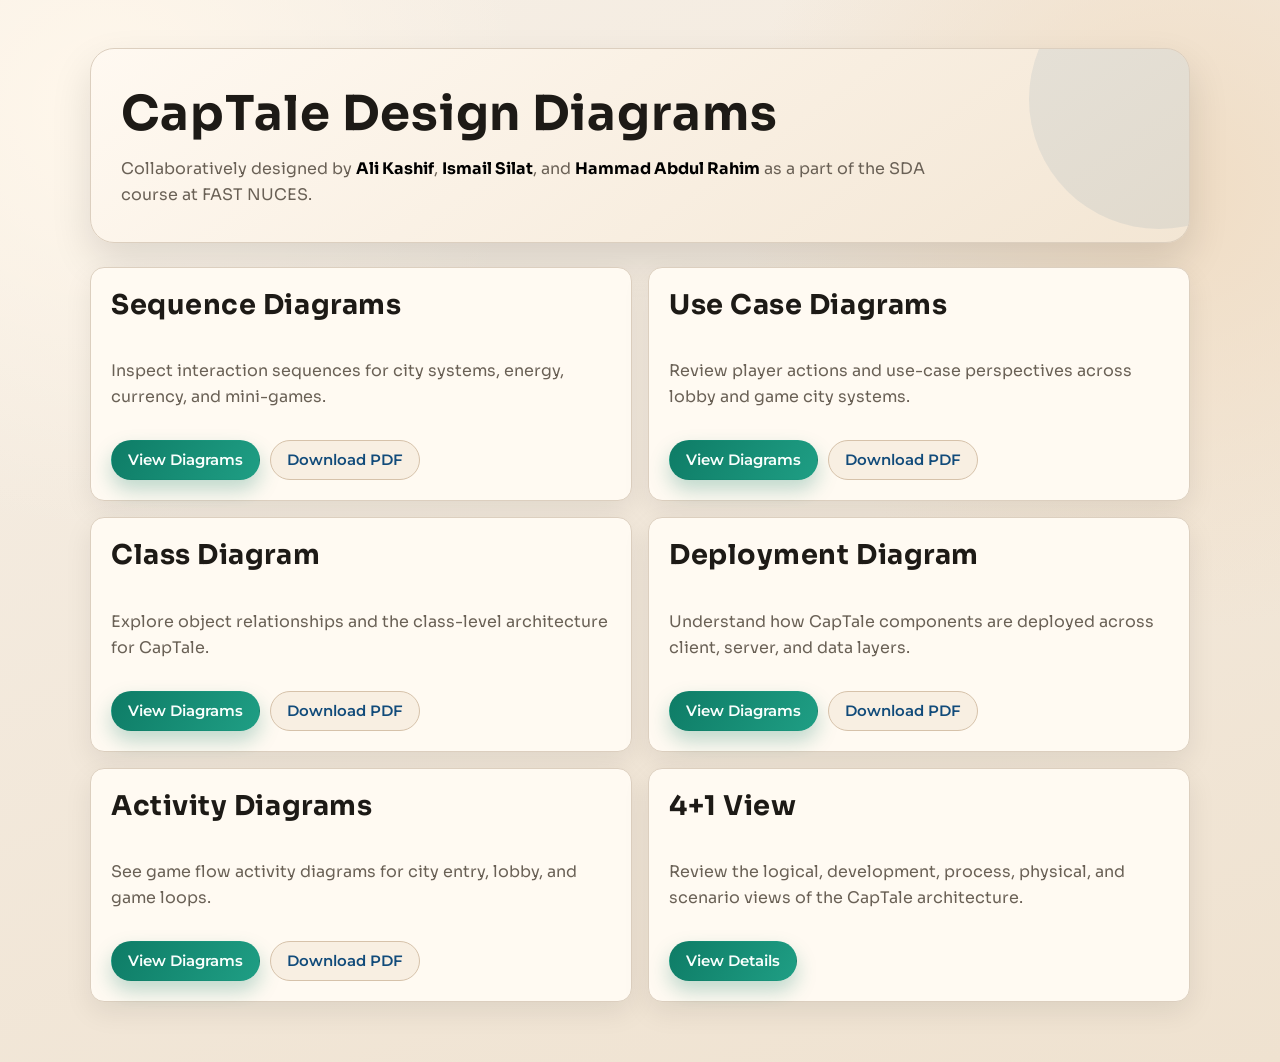
<file: index.html>
<!DOCTYPE html>
<html lang="en">
<head>
  <meta charset="UTF-8">
  <meta name="viewport" content="width=device-width, initial-scale=1.0">
  <title>CapTale Diagram Hub</title>
  <link rel="preconnect" href="https://fonts.googleapis.com">
  <link rel="preconnect" href="https://fonts.gstatic.com" crossorigin>
  <link href="https://fonts.googleapis.com/css2?family=Sora:wght@400;500;600;700&display=swap" rel="stylesheet">
  <link rel="preconnect" href="https://fonts.googleapis.com">
<link rel="preconnect" href="https://fonts.gstatic.com" crossorigin>
<link href="https://fonts.googleapis.com/css2?family=Montserrat:ital,wght@0,100..900;1,100..900&display=swap" rel="stylesheet">
  <link rel="stylesheet" href="styles.css">
</head>
<body>
  <main class="page-wrap">
    <section class="hero">
      <h1>CapTale Design Diagrams</h1>
      <p class="lead">
        Collaboratively designed by <a href="https://github.com/ali5917" target="_blank" style="font-weight: bold; text-decoration: none; color: black;">Ali Kashif</a>, <a href="https://github.com/ismailsilat7" target="_blank" style="font-weight: bold; text-decoration: none; color: black;">Ismail Silat</a>, and <a href="https://github.com/hammadrahim-06" target="_blank" style="font-weight: bold; text-decoration: none; color: black;">Hammad Abdul Rahim</a> as a part of the SDA course at FAST NUCES.
      </p>
    </section>

    <section class="grid" aria-label="diagram categories">
      <article class="card">
        <h2>Sequence Diagrams</h2>
        <p>Inspect interaction sequences for city systems, energy, currency, and mini-games.</p>
        <div class="button-row">
          <a class="btn btn-primary" href="sequence-diagram/index.html">View Diagrams</a>
          <a class="btn btn-secondary" href="sequence-diagram/sequence-diagram.pdf">Download PDF</a>
        </div>
      </article>

      <article class="card">
        <h2>Use Case Diagrams</h2>
        <p>Review player actions and use-case perspectives across lobby and game city systems.</p>
        <div class="button-row">
          <a class="btn btn-primary" href="usecase-diagram/index.html">View Diagrams</a>
          <a class="btn btn-secondary" href="usecase-diagram/Usecase%20Diagram%20-%20CapTale.pdf">Download PDF</a>
        </div>
      </article>

      <article class="card">
        <h2>Class Diagram</h2>
        <p>Explore object relationships and the class-level architecture for CapTale.</p>
        <div class="button-row">
          <a class="btn btn-primary" href="class-diagram/index.html">View Diagrams</a>
          <a class="btn btn-secondary" href="class-diagram/Class%20Diagram%20-%20CapTale.pdf">Download PDF</a>
        </div>
      </article>

      <article class="card">
        <h2>Deployment Diagram</h2>
        <p>Understand how CapTale components are deployed across client, server, and data layers.</p>
        <div class="button-row">
          <a class="btn btn-primary" href="deployment-diagram/index.html">View Diagrams</a>
          <a class="btn btn-secondary" href="deployment-diagram/Deployment%20Diagram.pdf">Download PDF</a>
        </div>
      </article>

      <article class="card">
        <h2>Activity Diagrams</h2>
        <p>See game flow activity diagrams for city entry, lobby, and game loops.</p>
        <div class="button-row">
          <a class="btn btn-primary" href="activity-diagram/index.html">View Diagrams</a>
          <a class="btn btn-secondary" href="activity-diagram/Activity%20Diagrams%20-%20CapTale.pdf">Download PDF</a>
        </div>
      </article>

      <article class="card">
        <h2>4+1 View</h2>
        <p>Review the logical, development, process, physical, and scenario views of the CapTale architecture.</p>
        <div class="button-row">
          <a class="btn btn-primary" href="4plus1-view/index.html">View Details</a>
        </div>
      </article>
    </section>
  </main>
</body>
</html>
</file>
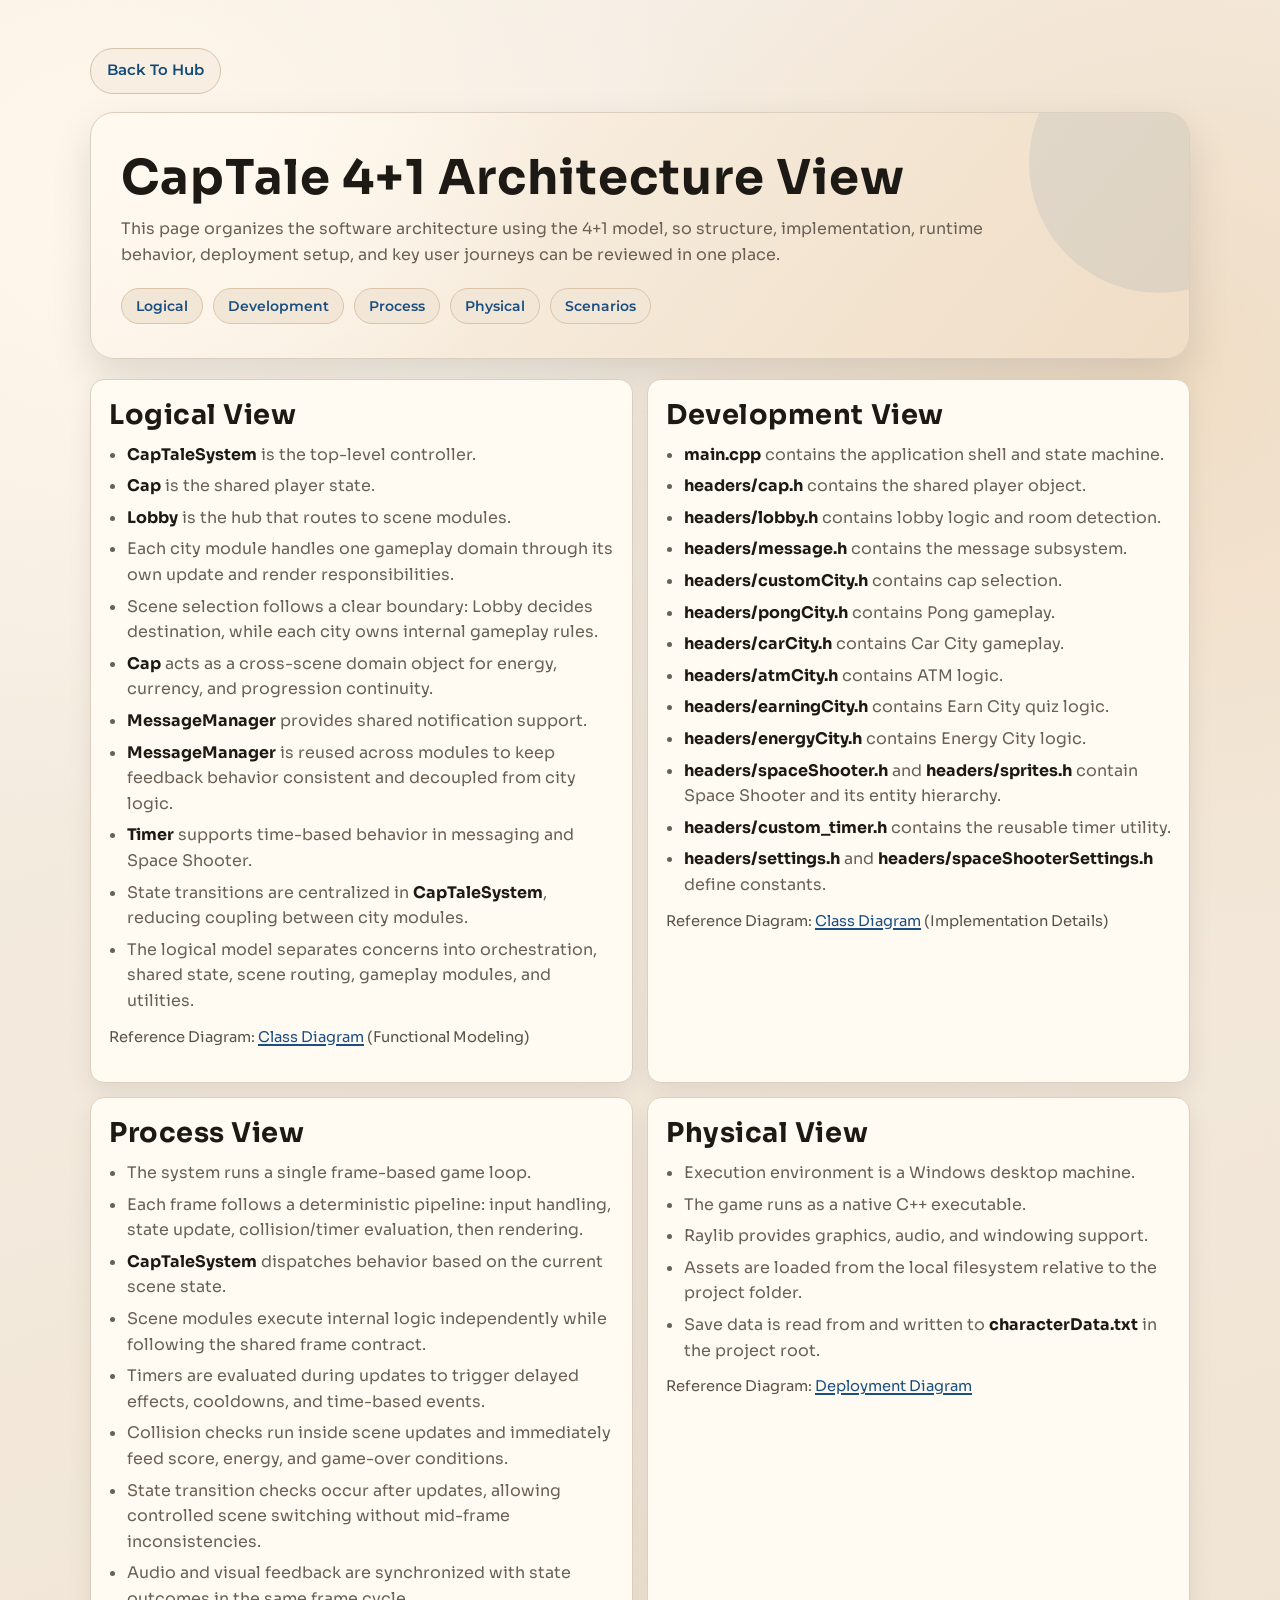
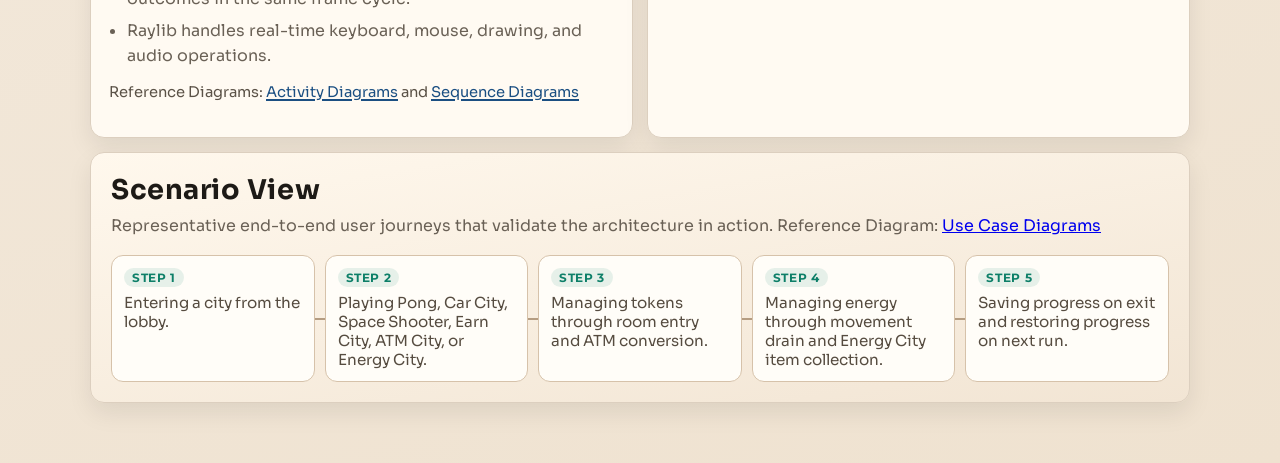
<file: 4plus1-view/index.html>
<!DOCTYPE html>
<html lang="en">
<head>
  <meta charset="UTF-8">
  <meta name="viewport" content="width=device-width, initial-scale=1.0">
  <title>CapTale 4+1 View</title>
  <link rel="preconnect" href="https://fonts.googleapis.com">
  <link rel="preconnect" href="https://fonts.gstatic.com" crossorigin>
  <link href="https://fonts.googleapis.com/css2?family=Sora:wght@400;500;600;700&display=swap" rel="stylesheet">
  <link href="https://fonts.googleapis.com/css2?family=Montserrat:ital,wght@0,100..900;1,100..900&display=swap" rel="stylesheet">
  <link rel="stylesheet" href="../styles.css">
  <style>
    :root {
      --view-teal: #0d7f68;
      --view-blue: #1b4f82;
      --chip-bg: #f2e6d6;
      --hero-cut: #f0ddc6;
    }

    .hero-view {
      margin-top: 16px;
      background:
        radial-gradient(circle at 12% 0%, #fff9ef 0, transparent 34%),
        linear-gradient(130deg, #fff9f1, #f4e7d5 55%, var(--hero-cut));
    }

    .hero-view h1 {
      margin-bottom: 8px;
    }

    .hero-view p {
      max-width: 72ch;
      margin-bottom: 0;
    }

    .quick-links {
      margin-top: 20px;
      display: flex;
      gap: 10px;
      flex-wrap: wrap;
    }

    .jump-chip {
      text-decoration: none;
      color: var(--view-blue);
      background: var(--chip-bg);
      border: 1px solid #dbc4a9;
      border-radius: 999px;
      padding: 8px 14px;
      font-family: "Montserrat", "Segoe UI", sans-serif;
      font-size: 0.9rem;
      font-weight: 600;
      transition: background 180ms ease, transform 180ms ease;
    }

    .jump-chip:hover {
      background: #ead7bf;
      transform: translateY(-1px);
    }

    .view-grid {
      margin-top: 20px;
      display: grid;
      grid-template-columns: repeat(12, 1fr);
      gap: 14px;
    }

    .view-card {
      grid-column: span 6;
      background: var(--paper);
      border: 1px solid var(--line);
      border-radius: var(--radius-md);
      box-shadow: 0 10px 24px rgba(0, 0, 0, 0.08);
      padding: 18px;
      scroll-margin-top: 24px;
      opacity: 0;
      transform: translateY(14px);
      animation: fadeUp 560ms ease forwards;
    }

    .view-card:nth-child(1) { animation-delay: 70ms; }
    .view-card:nth-child(2) { animation-delay: 140ms; }
    .view-card:nth-child(3) { animation-delay: 210ms; }
    .view-card:nth-child(4) { animation-delay: 280ms; }

    .view-card h2 {
      margin-bottom: 10px;
    }

    .view-card ul {
      margin: 0;
      padding-left: 18px;
      color: var(--muted);
      line-height: 1.6;
    }

    .view-card li + li {
      margin-top: 6px;
    }

    .view-card strong {
      color: var(--ink);
    }

    .view-ref {
      margin-top: 12px;
      font-size: 0.92rem;
      color: #5b5247;
    }

    .view-ref a {
      color: var(--view-blue);
      text-decoration-thickness: 1.5px;
      text-underline-offset: 2px;
    }

    .scenario-board {
      grid-column: span 12;
      background: linear-gradient(170deg, #fff8ed, #f2e5d4);
      border: 1px solid var(--line);
      border-radius: var(--radius-md);
      padding: 20px;
      box-shadow: 0 10px 24px rgba(0, 0, 0, 0.08);
      scroll-margin-top: 24px;
      opacity: 0;
      transform: translateY(14px);
      animation: fadeUp 560ms ease 340ms forwards;
    }

    .scenario-board h2 {
      margin-bottom: 6px;
    }

    .scenario-board p {
      margin-bottom: 16px;
    }

    .evidence-grid {
      margin-top: 16px;
      display: grid;
      grid-template-columns: repeat(12, 1fr);
      gap: 14px;
    }

    .evidence-card {
      grid-column: span 6;
      background: #fff8ee;
      border: 1px solid #deccb6;
      border-radius: var(--radius-md);
      box-shadow: 0 10px 24px rgba(0, 0, 0, 0.07);
      padding: 18px;
      opacity: 0;
      transform: translateY(14px);
      animation: fadeUp 560ms ease forwards;
    }

    .evidence-card h2 {
      margin-bottom: 10px;
    }

    .evidence-card p {
      margin: 0 0 12px;
    }

    .evidence-card ul {
      margin: 0;
      padding-left: 18px;
      color: var(--muted);
      line-height: 1.6;
    }

    .evidence-card li + li {
      margin-top: 6px;
    }

    .evidence-card strong {
      color: var(--ink);
    }

    .evidence-card a {
      color: var(--view-blue);
      text-decoration-thickness: 1.5px;
      text-underline-offset: 2px;
    }

    .evidence-card:nth-child(1) { animation-delay: 780ms; }
    .evidence-card:nth-child(2) { animation-delay: 860ms; }

    .scenario-track {
      display: grid;
      grid-template-columns: repeat(10, 1fr);
      gap: 10px;
    }

    .step {
      grid-column: span 2;
      background: #fffdf8;
      border: 1px solid #d6c2aa;
      border-radius: 12px;
      padding: 12px;
      font-size: 0.95rem;
      color: #564c40;
      position: relative;
      opacity: 0;
      transform: translateY(10px);
      animation: fadeUp 440ms ease forwards;
    }

    .step:nth-child(1) { animation-delay: 420ms; }
    .step:nth-child(2) { animation-delay: 490ms; }
    .step:nth-child(3) { animation-delay: 560ms; }
    .step:nth-child(4) { animation-delay: 630ms; }
    .step:nth-child(5) { animation-delay: 700ms; }

    .step::before {
      content: "";
      position: absolute;
      top: 50%;
      right: -11px;
      width: 10px;
      height: 2px;
      background: #b59d82;
      transform: translateY(-50%);
    }

    .step:last-child::before {
      display: none;
    }

    .step span {
      display: block;
      margin-bottom: 6px;
      padding: 2px 8px;
      border-radius: 999px;
      background: rgba(13, 127, 104, 0.1);
      color: var(--view-teal);
      font-family: "Montserrat", "Segoe UI", sans-serif;
      font-size: 0.78rem;
      font-weight: 700;
      text-transform: uppercase;
      letter-spacing: 0.05em;
      width: fit-content;
    }

    @keyframes fadeUp {
      from {
        opacity: 0;
        transform: translateY(14px);
      }

      to {
        opacity: 1;
        transform: translateY(0);
      }
    }

    @media (max-width: 980px) {
      .view-card {
        grid-column: span 12;
      }

      .evidence-card {
        grid-column: span 12;
      }

      .step {
        grid-column: span 5;
      }

      .step:nth-child(even)::before {
        display: none;
      }
    }

    @media (max-width: 640px) {
      .quick-links {
        gap: 8px;
      }

      .jump-chip {
        font-size: 0.84rem;
        padding: 7px 12px;
      }

      .scenario-track {
        grid-template-columns: 1fr;
      }

      .step {
        grid-column: span 1;
      }

      .step::before {
        display: none;
      }
    }
  </style>
</head>
<body>
  <main class="page-wrap">
    <p class="back-link"><a class="btn btn-secondary" href="../index.html">Back To Hub</a></p>

    <section class="hero hero-view">
      <h1>CapTale 4+1 Architecture View</h1>
      <p>
        This page organizes the software architecture using the 4+1 model, so structure, implementation,
        runtime behavior, deployment setup, and key user journeys can be reviewed in one place.
      </p>
      <div class="quick-links" aria-label="jump to architectural views">
        <a class="jump-chip" href="#logical">Logical</a>
        <a class="jump-chip" href="#development">Development</a>
        <a class="jump-chip" href="#process">Process</a>
        <a class="jump-chip" href="#physical">Physical</a>
        <a class="jump-chip" href="#scenarios">Scenarios</a>
      </div>
    </section>

    <section class="view-grid" aria-label="4 plus 1 views">
      <article class="view-card" id="logical">
        <h2>Logical View</h2>
        <ul>
          <li><strong>CapTaleSystem</strong> is the top-level controller.</li>
          <li><strong>Cap</strong> is the shared player state.</li>
          <li><strong>Lobby</strong> is the hub that routes to scene modules.</li>
          <li>Each city module handles one gameplay domain through its own update and render responsibilities.</li>
          <li>Scene selection follows a clear boundary: Lobby decides destination, while each city owns internal gameplay rules.</li>
          <li><strong>Cap</strong> acts as a cross-scene domain object for energy, currency, and progression continuity.</li>
          <li><strong>MessageManager</strong> provides shared notification support.</li>
          <li><strong>MessageManager</strong> is reused across modules to keep feedback behavior consistent and decoupled from city logic.</li>
          <li><strong>Timer</strong> supports time-based behavior in messaging and Space Shooter.</li>
          <li>State transitions are centralized in <strong>CapTaleSystem</strong>, reducing coupling between city modules.</li>
          <li>The logical model separates concerns into orchestration, shared state, scene routing, gameplay modules, and utilities.</li>
        </ul>
        <p class="view-ref">Reference Diagram: <a href="../class-diagram/index.html">Class Diagram</a> (Functional Modeling)</p>
      </article>

      <article class="view-card" id="development">
        <h2>Development View</h2>
        <ul>
          <li><strong>main.cpp</strong> contains the application shell and state machine.</li>
          <li><strong>headers/cap.h</strong> contains the shared player object.</li>
          <li><strong>headers/lobby.h</strong> contains lobby logic and room detection.</li>
          <li><strong>headers/message.h</strong> contains the message subsystem.</li>
          <li><strong>headers/customCity.h</strong> contains cap selection.</li>
          <li><strong>headers/pongCity.h</strong> contains Pong gameplay.</li>
          <li><strong>headers/carCity.h</strong> contains Car City gameplay.</li>
          <li><strong>headers/atmCity.h</strong> contains ATM logic.</li>
          <li><strong>headers/earningCity.h</strong> contains Earn City quiz logic.</li>
          <li><strong>headers/energyCity.h</strong> contains Energy City logic.</li>
          <li><strong>headers/spaceShooter.h</strong> and <strong>headers/sprites.h</strong> contain Space Shooter and its entity hierarchy.</li>
          <li><strong>headers/custom_timer.h</strong> contains the reusable timer utility.</li>
          <li><strong>headers/settings.h</strong> and <strong>headers/spaceShooterSettings.h</strong> define constants.</li>
        </ul>
        <p class="view-ref">Reference Diagram: <a href="../class-diagram/index.html">Class Diagram</a> (Implementation Details)</p>
      </article>

      <article class="view-card" id="process">
        <h2>Process View</h2>
        <ul>
          <li>The system runs a single frame-based game loop.</li>
          <li>Each frame follows a deterministic pipeline: input handling, state update, collision/timer evaluation, then rendering.</li>
          <li><strong>CapTaleSystem</strong> dispatches behavior based on the current scene state.</li>
          <li>Scene modules execute internal logic independently while following the shared frame contract.</li>
          <li>Timers are evaluated during updates to trigger delayed effects, cooldowns, and time-based events.</li>
          <li>Collision checks run inside scene updates and immediately feed score, energy, and game-over conditions.</li>
          <li>State transition checks occur after updates, allowing controlled scene switching without mid-frame inconsistencies.</li>
          <li>Audio and visual feedback are synchronized with state outcomes in the same frame cycle.</li>
          <li>Raylib handles real-time keyboard, mouse, drawing, and audio operations.</li>
        </ul>
        <p class="view-ref">Reference Diagrams: <a href="../activity-diagram/index.html">Activity Diagrams</a> and <a href="../sequence-diagram/index.html">Sequence Diagrams</a></p>
      </article>

      <article class="view-card" id="physical">
        <h2>Physical View</h2>
        <ul>
          <li>Execution environment is a Windows desktop machine.</li>
          <li>The game runs as a native C++ executable.</li>
          <li>Raylib provides graphics, audio, and windowing support.</li>
          <li>Assets are loaded from the local filesystem relative to the project folder.</li>
          <li>Save data is read from and written to <strong>characterData.txt</strong> in the project root.</li>
        </ul>
        <p class="view-ref">Reference Diagram: <a href="../deployment-diagram/index.html">Deployment Diagram</a></p>
      </article>

      <article class="scenario-board" id="scenarios">
        <h2>Scenario View</h2>
        <p>Representative end-to-end user journeys that validate the architecture in action. Reference Diagram: <a href="../usecase-diagram/index.html">Use Case Diagrams</a></p>
        <div class="scenario-track" aria-label="scenario timeline">
          <div class="step">
            <span>Step 1</span>
            Entering a city from the lobby.
          </div>
          <div class="step">
            <span>Step 2</span>
            Playing Pong, Car City, Space Shooter, Earn City, ATM City, or Energy City.
          </div>
          <div class="step">
            <span>Step 3</span>
            Managing tokens through room entry and ATM conversion.
          </div>
          <div class="step">
            <span>Step 4</span>
            Managing energy through movement drain and Energy City item collection.
          </div>
          <div class="step">
            <span>Step 5</span>
            Saving progress on exit and restoring progress on next run.
          </div>
        </div>
      </article>
    </section>
  </main>
</body>
</html>
</file>
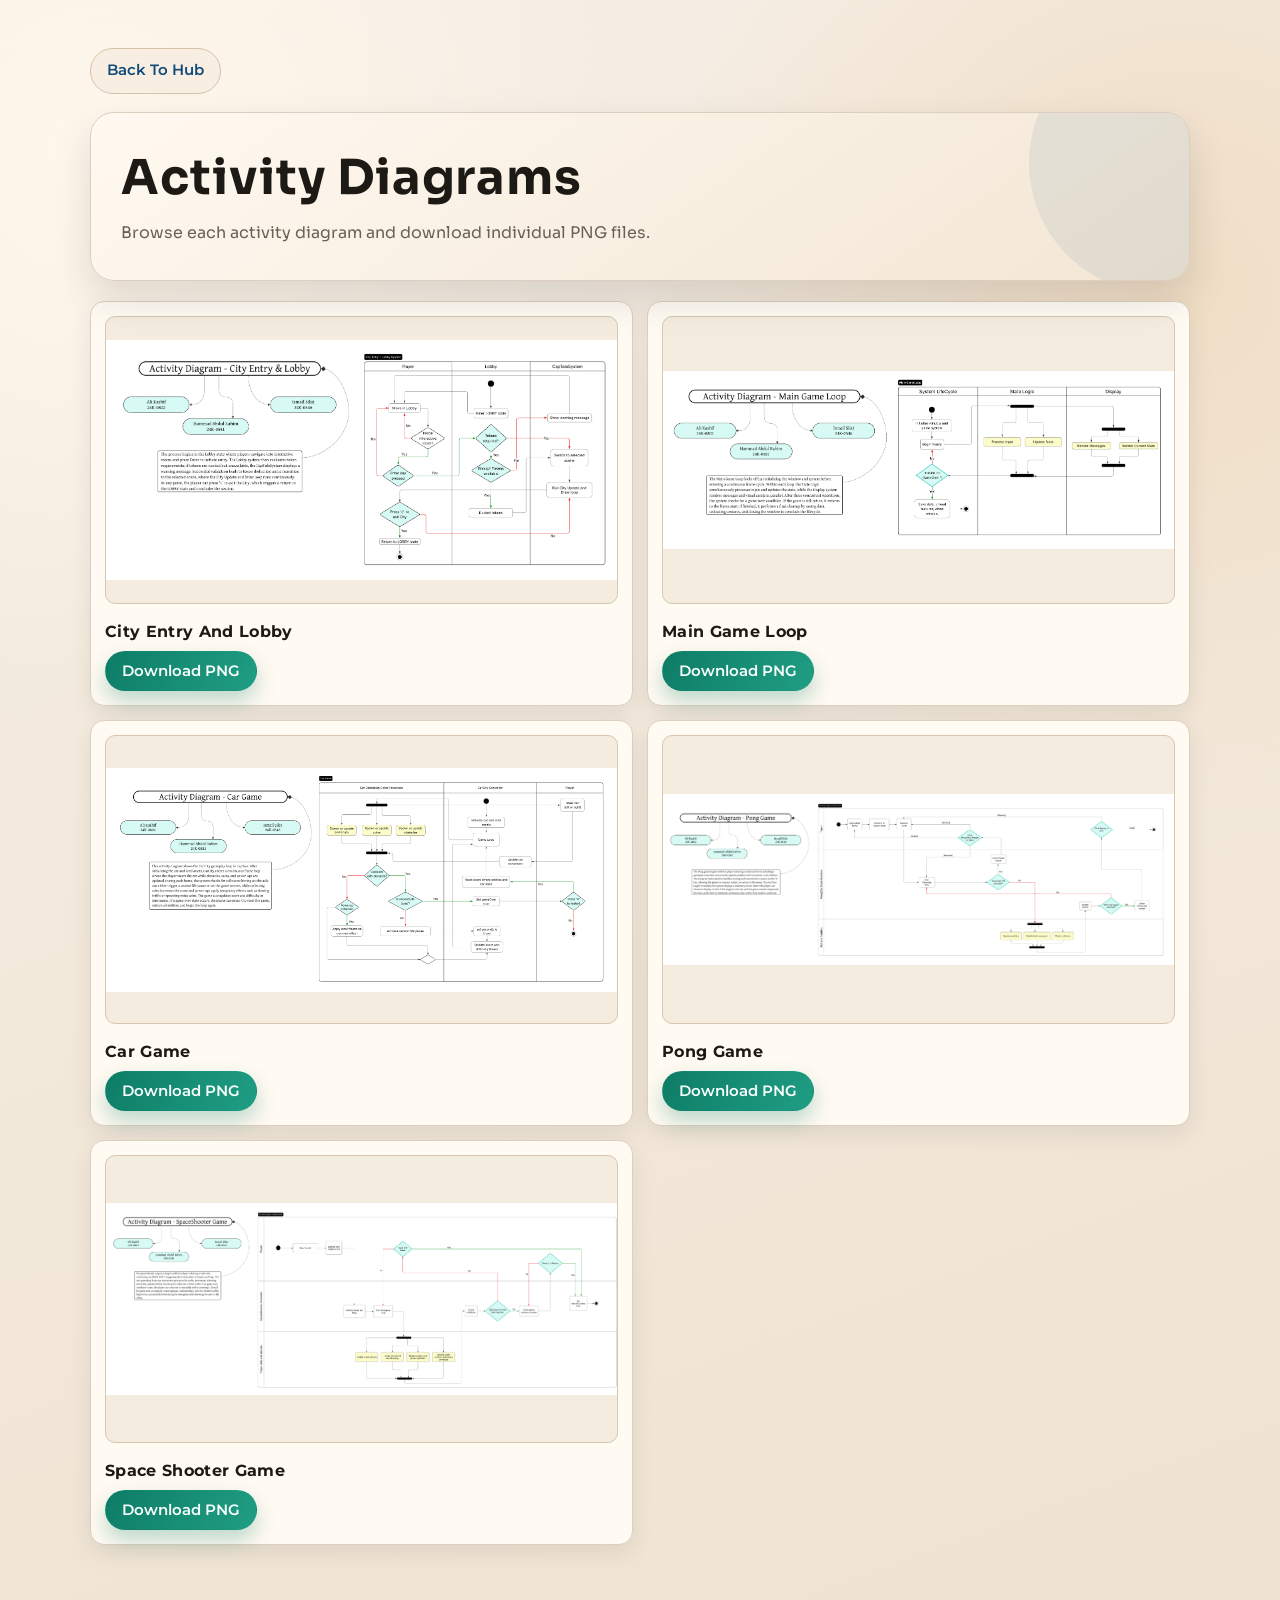
<file: activity-diagram/index.html>
<!DOCTYPE html>
<html lang="en">
<head>
  <meta charset="UTF-8">
  <meta name="viewport" content="width=device-width, initial-scale=1.0">
  <title>Activity Diagrams</title>
  <link rel="preconnect" href="https://fonts.googleapis.com">
  <link rel="preconnect" href="https://fonts.gstatic.com" crossorigin>
  <link href="https://fonts.googleapis.com/css2?family=Sora:wght@400;500;600;700&display=swap" rel="stylesheet">
  <link href="https://fonts.googleapis.com/css2?family=Montserrat:ital,wght@0,100..900;1,100..900&display=swap" rel="stylesheet">
  <link rel="stylesheet" href="../styles.css">
</head>
<body>
  <main class="page-wrap">
    <p class="back-link"><a class="btn btn-secondary" href="../index.html">Back To Hub</a></p>
    <section class="hero">
      <h1>Activity Diagrams</h1>
      <p class="lead">Browse each activity diagram and download individual PNG files.</p>
    </section>

    <section class="gallery" aria-label="activity diagram images">
      <article class="diagram-item">
        <img src="cityentry-and-lobby.png" alt="City entry and lobby activity diagram">
        <h3>City Entry And Lobby</h3>
        <a class="btn btn-primary" href="cityentry-and-lobby.png" download>Download PNG</a>
      </article>

      <article class="diagram-item">
        <img src="main-game-loop.png" alt="Main game loop activity diagram">
        <h3>Main Game Loop</h3>
        <a class="btn btn-primary" href="main-game-loop.png" download>Download PNG</a>
      </article>

      <article class="diagram-item">
        <img src="car-game.png" alt="Car game activity diagram">
        <h3>Car Game</h3>
        <a class="btn btn-primary" href="car-game.png" download>Download PNG</a>
      </article>

      <article class="diagram-item">
        <img src="pong-game.png" alt="Pong game activity diagram">
        <h3>Pong Game</h3>
        <a class="btn btn-primary" href="pong-game.png" download>Download PNG</a>
      </article>

      <article class="diagram-item">
        <img src="spaceshooter-game.png" alt="Space shooter game activity diagram">
        <h3>Space Shooter Game</h3>
        <a class="btn btn-primary" href="spaceshooter-game.png" download>Download PNG</a>
      </article>
    </section>
  </main>
</body>
</html>
</file>
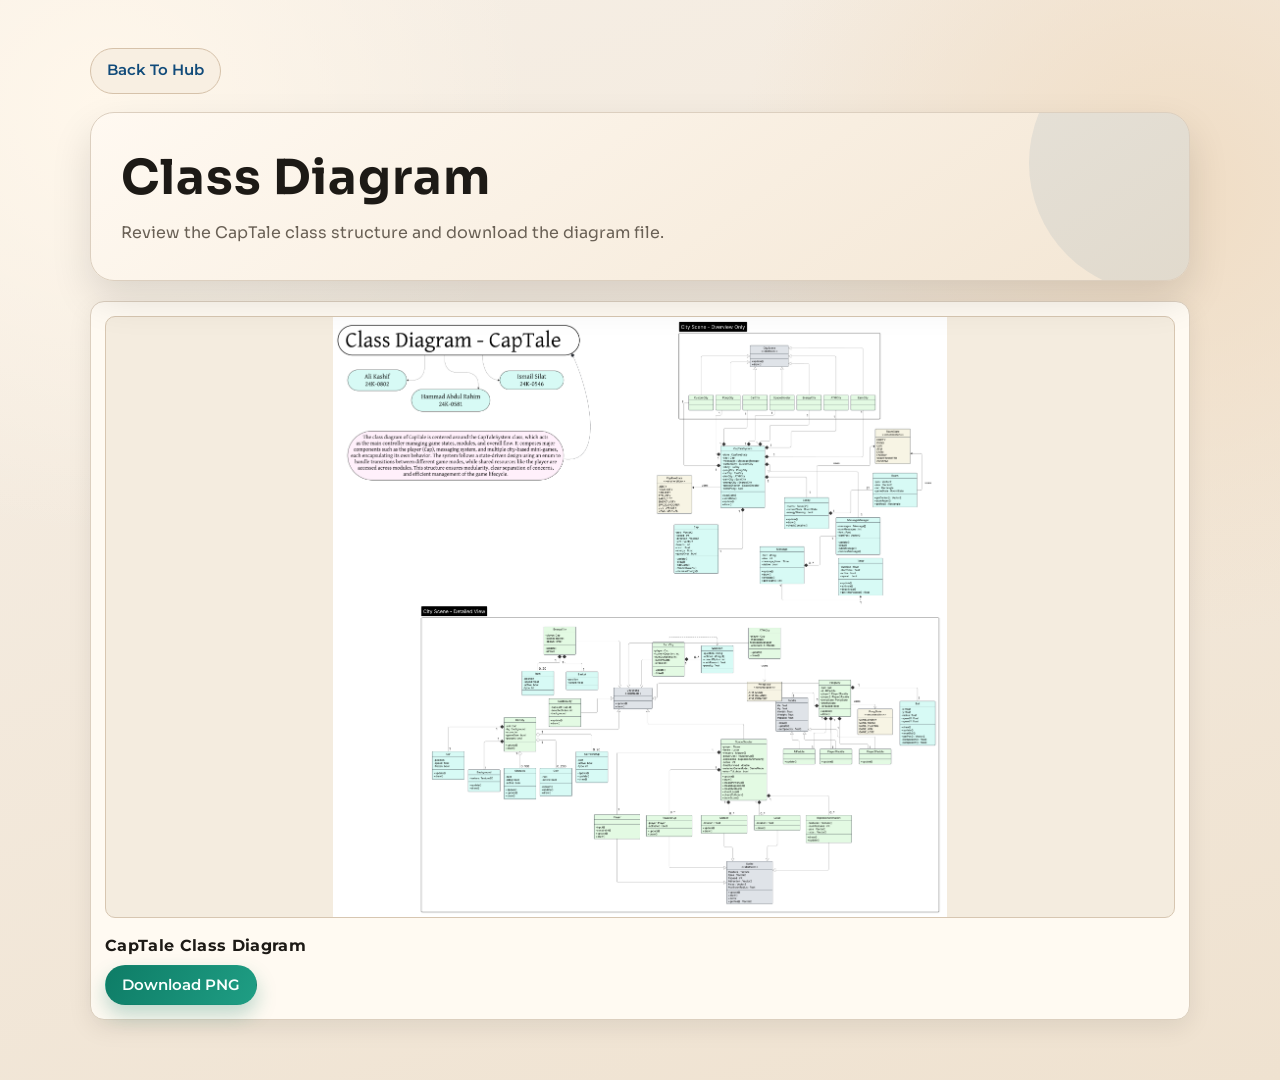
<file: class-diagram/index.html>
<!DOCTYPE html>
<html lang="en">
<head>
  <meta charset="UTF-8">
  <meta name="viewport" content="width=device-width, initial-scale=1.0">
  <title>Class Diagram</title>
  <link rel="preconnect" href="https://fonts.googleapis.com">
  <link rel="preconnect" href="https://fonts.gstatic.com" crossorigin>
  <link href="https://fonts.googleapis.com/css2?family=Sora:wght@400;500;600;700&display=swap" rel="stylesheet">
  <link href="https://fonts.googleapis.com/css2?family=Montserrat:ital,wght@0,100..900;1,100..900&display=swap" rel="stylesheet">
  <link rel="stylesheet" href="../styles.css">
</head>
<body>
  <main class="page-wrap">
    <p class="back-link"><a class="btn btn-secondary" href="../index.html">Back To Hub</a></p>
    <section class="hero">
      <h1>Class Diagram</h1>
      <p class="lead">Review the CapTale class structure and download the diagram file.</p>
    </section>

    <section class="gallery" aria-label="class diagram image">
      <article class="diagram-item" style="grid-column: span 12;">
        <img src="class-diagram.png" alt="CapTale class diagram">
        <h3>CapTale Class Diagram</h3>
        <a class="btn btn-primary" href="class-diagram.png" download>Download PNG</a>
      </article>
    </section>
  </main>
</body>
</html>
</file>
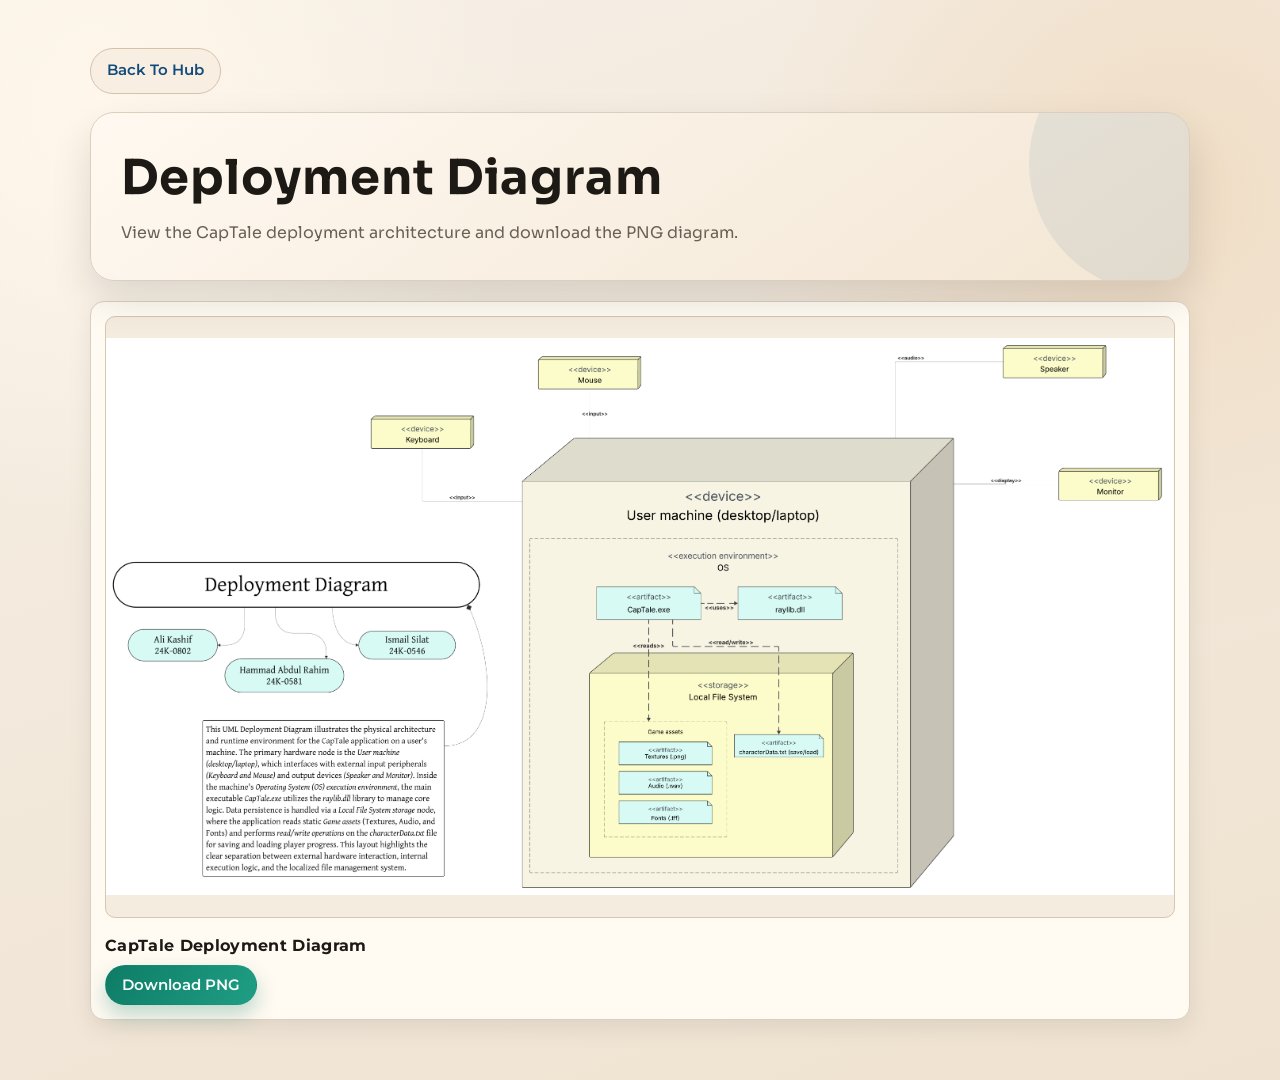
<file: deployment-diagram/index.html>
<!DOCTYPE html>
<html lang="en">
<head>
  <meta charset="UTF-8">
  <meta name="viewport" content="width=device-width, initial-scale=1.0">
  <title>Deployment Diagram</title>
  <link rel="preconnect" href="https://fonts.googleapis.com">
  <link rel="preconnect" href="https://fonts.gstatic.com" crossorigin>
  <link href="https://fonts.googleapis.com/css2?family=Sora:wght@400;500;600;700&display=swap" rel="stylesheet">
  <link href="https://fonts.googleapis.com/css2?family=Montserrat:ital,wght@0,100..900;1,100..900&display=swap" rel="stylesheet">
  <link rel="stylesheet" href="../styles.css">
</head>
<body>
  <main class="page-wrap">
    <p class="back-link"><a class="btn btn-secondary" href="../index.html">Back To Hub</a></p>
    <section class="hero">
      <h1>Deployment Diagram</h1>
      <p class="lead">View the CapTale deployment architecture and download the PNG diagram.</p>
    </section>

    <section class="gallery" aria-label="deployment diagram image">
      <article class="diagram-item" style="grid-column: span 12;">
        <img src="Deployment%20Diagram.png" alt="CapTale deployment diagram">
        <h3>CapTale Deployment Diagram</h3>
        <a class="btn btn-primary" href="Deployment%20Diagram.png" download>Download PNG</a>
      </article>
    </section>
  </main>
</body>
</html>
</file>
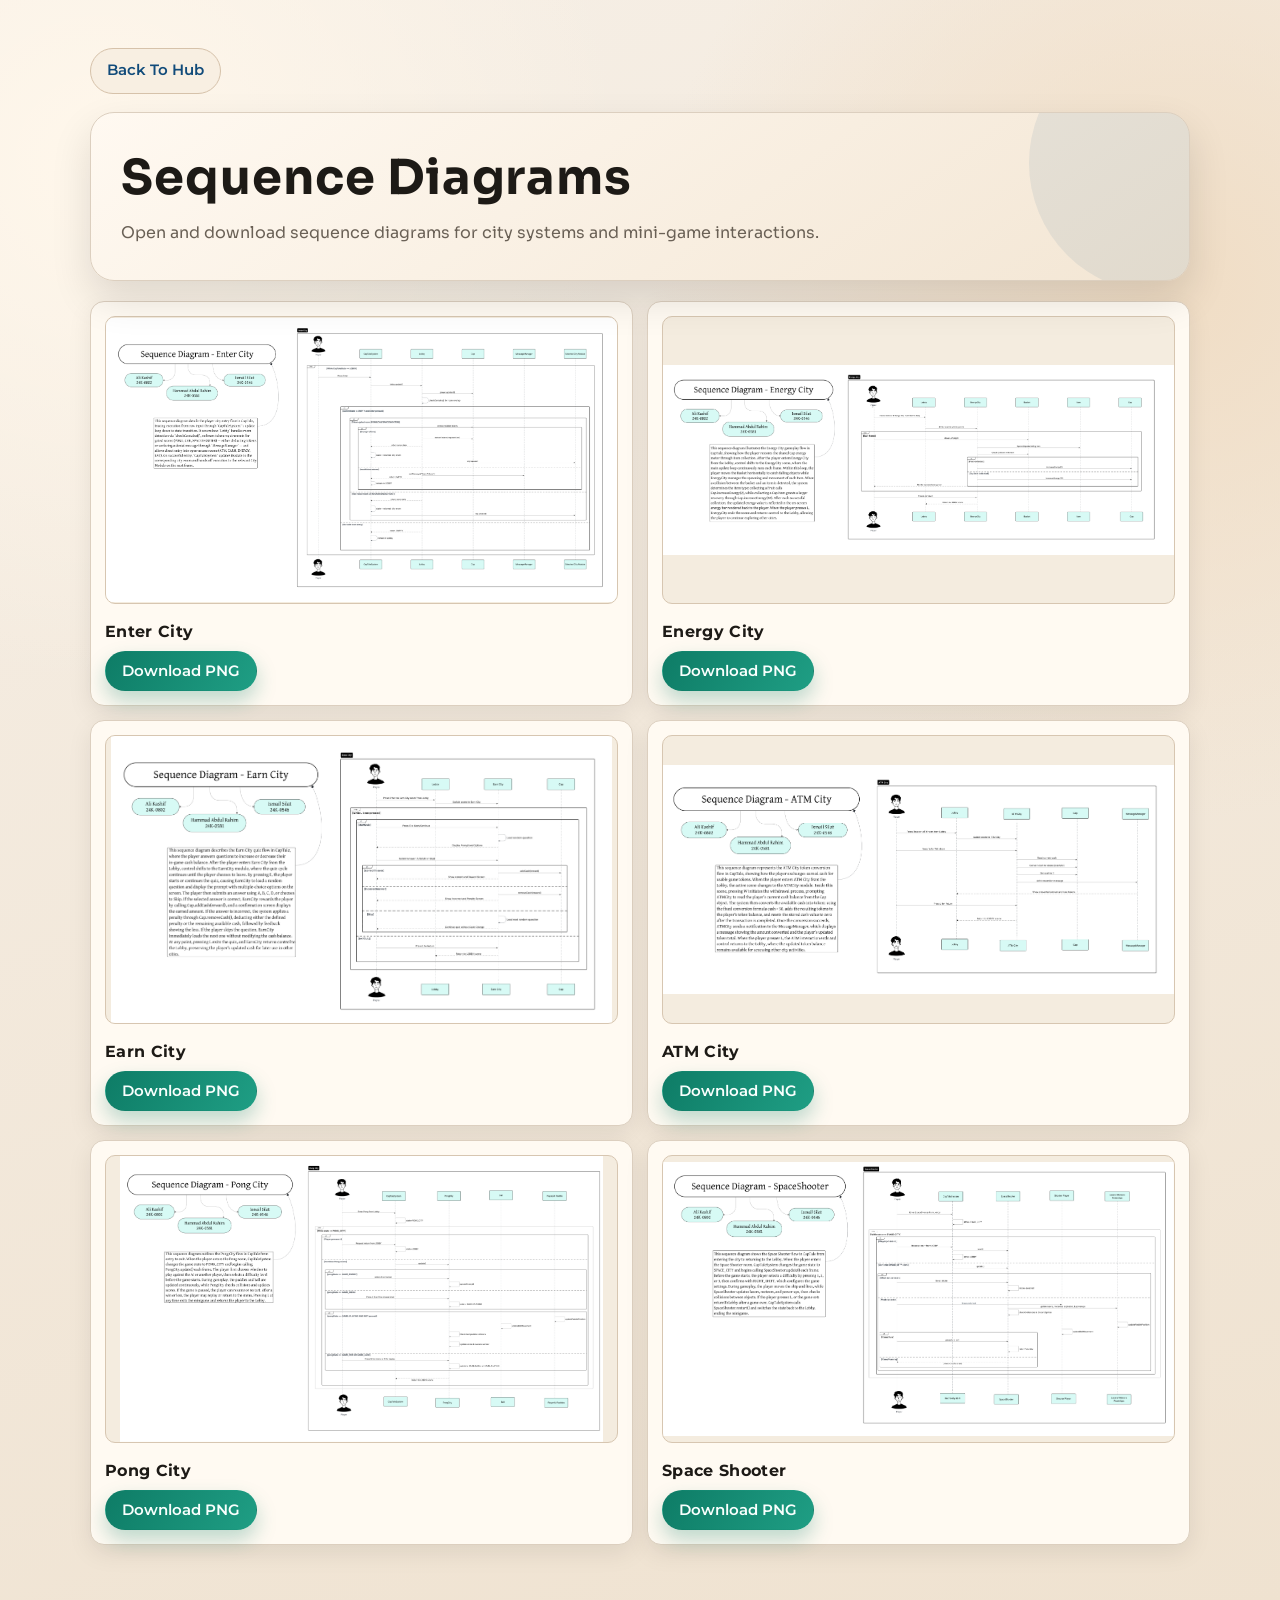
<file: sequence-diagram/index.html>
<!DOCTYPE html>
<html lang="en">
<head>
  <meta charset="UTF-8">
  <meta name="viewport" content="width=device-width, initial-scale=1.0">
  <title>Sequence Diagrams</title>
  <link rel="preconnect" href="https://fonts.googleapis.com">
  <link rel="preconnect" href="https://fonts.gstatic.com" crossorigin>
  <link href="https://fonts.googleapis.com/css2?family=Sora:wght@400;500;600;700&display=swap" rel="stylesheet">
  <link href="https://fonts.googleapis.com/css2?family=Montserrat:ital,wght@0,100..900;1,100..900&display=swap" rel="stylesheet">
  <link rel="stylesheet" href="../styles.css">
</head>
<body>
  <main class="page-wrap">
    <p class="back-link"><a class="btn btn-secondary" href="../index.html">Back To Hub</a></p>
    <section class="hero">
      <h1>Sequence Diagrams</h1>
      <p class="lead">Open and download sequence diagrams for city systems and mini-game interactions.</p>
    </section>

    <section class="gallery" aria-label="sequence diagram images">
      <article class="diagram-item">
        <img src="enter-city.png" alt="Enter city sequence diagram">
        <h3>Enter City</h3>
        <a class="btn btn-primary" href="enter-city.png" download>Download PNG</a>
      </article>

      <article class="diagram-item">
        <img src="energy-city.png" alt="Energy city sequence diagram">
        <h3>Energy City</h3>
        <a class="btn btn-primary" href="energy-city.png" download>Download PNG</a>
      </article>

      <article class="diagram-item">
        <img src="earn-city.png" alt="Earn city sequence diagram">
        <h3>Earn City</h3>
        <a class="btn btn-primary" href="earn-city.png" download>Download PNG</a>
      </article>

      <article class="diagram-item">
        <img src="atm-city.png" alt="ATM city sequence diagram">
        <h3>ATM City</h3>
        <a class="btn btn-primary" href="atm-city.png" download>Download PNG</a>
      </article>

      <article class="diagram-item">
        <img src="pong-city.png" alt="Pong city sequence diagram">
        <h3>Pong City</h3>
        <a class="btn btn-primary" href="pong-city.png" download>Download PNG</a>
      </article>

      <article class="diagram-item">
        <img src="space-shooter.png" alt="Space shooter sequence diagram">
        <h3>Space Shooter</h3>
        <a class="btn btn-primary" href="space-shooter.png" download>Download PNG</a>
      </article>
    </section>
  </main>
</body>
</html>
</file>
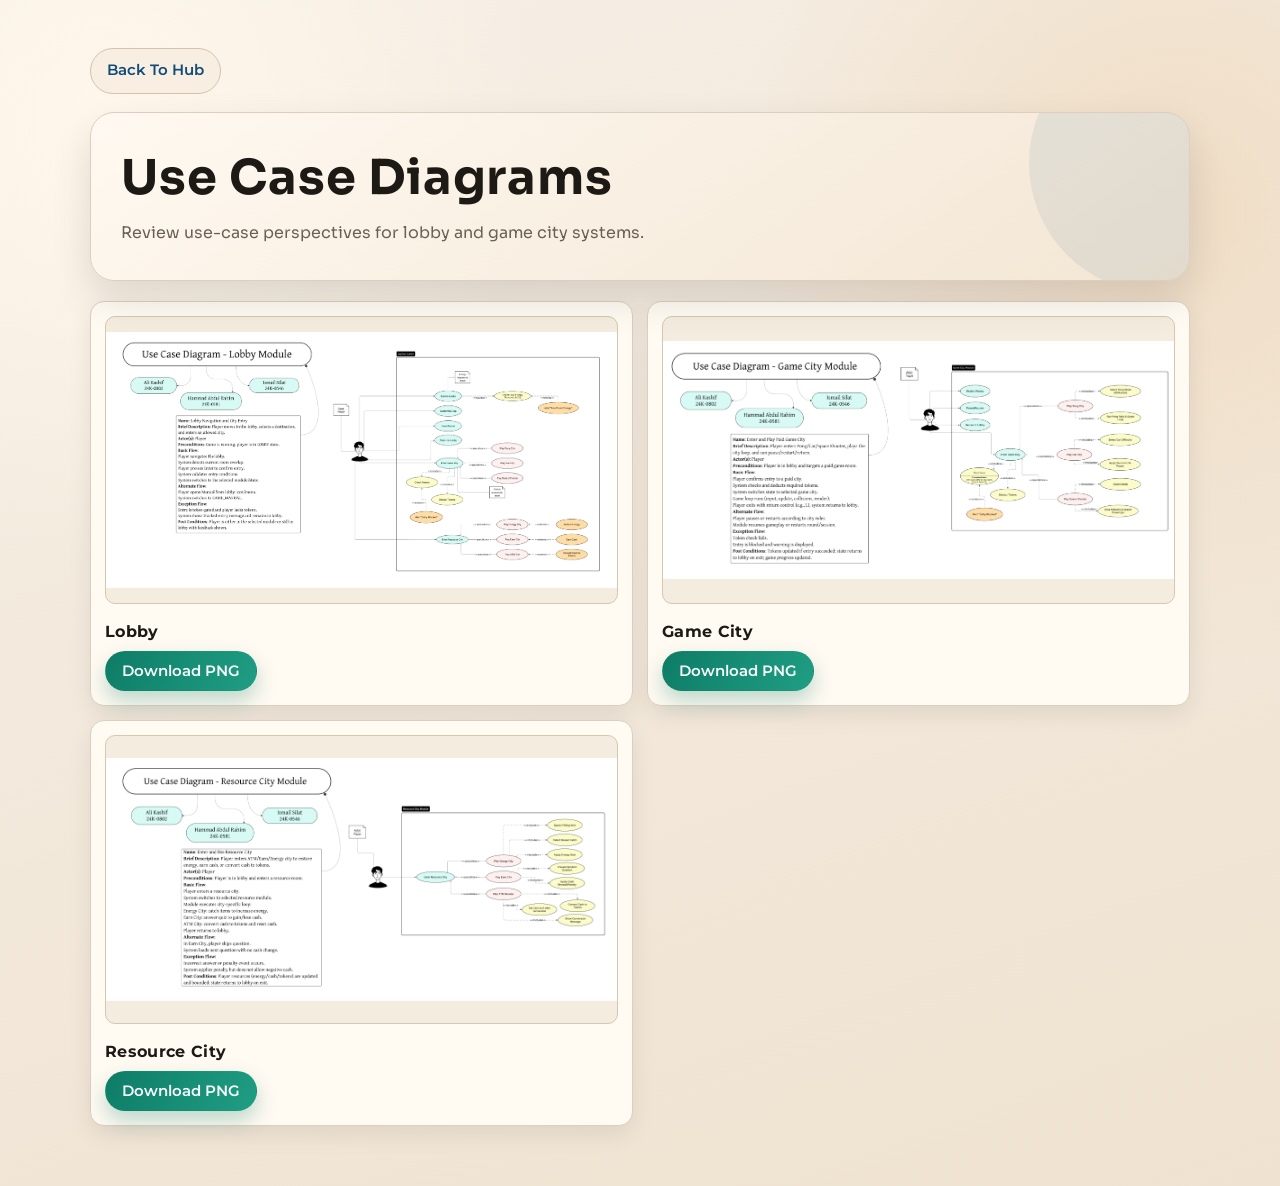
<file: usecase-diagram/index.html>
<!DOCTYPE html>
<html lang="en">
<head>
  <meta charset="UTF-8">
  <meta name="viewport" content="width=device-width, initial-scale=1.0">
  <title>Use Case Diagrams</title>
  <link rel="preconnect" href="https://fonts.googleapis.com">
  <link rel="preconnect" href="https://fonts.gstatic.com" crossorigin>
  <link href="https://fonts.googleapis.com/css2?family=Sora:wght@400;500;600;700&display=swap" rel="stylesheet">
  <link href="https://fonts.googleapis.com/css2?family=Montserrat:ital,wght@0,100..900;1,100..900&display=swap" rel="stylesheet">
  <link rel="stylesheet" href="../styles.css">
</head>
<body>
  <main class="page-wrap">
    <p class="back-link"><a class="btn btn-secondary" href="../index.html">Back To Hub</a></p>
    <section class="hero">
      <h1>Use Case Diagrams</h1>
      <p class="lead">Review use-case perspectives for lobby and game city systems.</p>
    </section>

    <section class="gallery" aria-label="use case diagram images">
      <article class="diagram-item">
        <img src="lobby.png" alt="Lobby use case diagram">
        <h3>Lobby</h3>
        <a class="btn btn-primary" href="lobby.png" download>Download PNG</a>
      </article>

      <article class="diagram-item">
        <img src="game-city.png" alt="Game city use case diagram">
        <h3>Game City</h3>
        <a class="btn btn-primary" href="game-city.png" download>Download PNG</a>
      </article>

      <article class="diagram-item">
        <img src="resource-city.png" alt="Resource city use case diagram">
        <h3>Resource City</h3>
        <a class="btn btn-primary" href="resource-city.png" download>Download PNG</a>
      </article>
    </section>
  </main>
</body>
</html>
</file>
<file: styles.css>
:root {
  --bg-1: #f6efe6;
  --bg-2: #efe2d0;
  --paper: #fffaf2;
  --ink: #1d1a16;
  --muted: #6a6156;
  --accent: #0e7c66;
  --accent-2: #114b7a;
  --line: #dccfbf;
  --shadow: 0 18px 40px rgba(0, 0, 0, 0.12);
  --radius-lg: 24px;
  --radius-md: 14px;
}

* {
  box-sizing: border-box;
}

body {
  margin: 0;
  font-family: "Sora", "Segoe UI", sans-serif;
  color: var(--ink);
  background:
    radial-gradient(circle at 8% 10%, #fff7eb 0, transparent 28%),
    radial-gradient(circle at 92% 18%, #f0ddc5 0, transparent 30%),
    linear-gradient(160deg, var(--bg-1), var(--bg-2));
  min-height: 100vh;
}

.page-wrap {
  max-width: 1140px;
  margin: 0 auto;
  padding: 48px 20px 60px;
}

.hero {
  background: linear-gradient(145deg, #fff9f1, #f3e6d4);
  border: 1px solid var(--line);
  border-radius: var(--radius-lg);
  box-shadow: var(--shadow);
  padding: 34px 30px;
  position: relative;
  overflow: hidden;
}

.hero::after {
  content: "";
  position: absolute;
  right: -100px;
  top: -80px;
  width: 260px;
  height: 260px;
  border-radius: 50%;
  background: rgba(17, 75, 122, 0.08);
}

h1,
h2,
h3 {
  margin-top: 0;
  letter-spacing: 0.02em;
  font-weight: 700;
}

h1 {
  font-size: clamp(2rem, 4.4vw, 3rem);
  margin-bottom: 12px;
}

h2 {
  font-size: clamp(1.35rem, 2.3vw, 1.7rem);
}

p {
  line-height: 1.62;
  color: var(--muted);
  margin-top: 0;
}

.lead {
  max-width: 70ch;
  margin-bottom: 0;
}

.grid {
  display: grid;
  grid-template-columns: repeat(12, 1fr);
  gap: 16px;
  margin-top: 24px;
}

.card {
  grid-column: span 6;
  background: var(--paper);
  border: 1px solid var(--line);
  border-radius: var(--radius-md);
  box-shadow: 0 10px 28px rgba(0, 0, 0, 0.08);
  padding: 20px;
  display: flex;
  flex-direction: column;
  gap: 14px;
  animation: rise 520ms ease both;
}

.card:nth-child(2) {
  animation-delay: 60ms;
}

.card:nth-child(3) {
  animation-delay: 120ms;
}

.card:nth-child(4) {
  animation-delay: 180ms;
}

.button-row {
  display: flex;
  gap: 10px;
  flex-wrap: wrap;
}

.btn {
  font-family: "Montserrat", "Segoe UI", sans-serif;
  text-decoration: none;
  border-radius: 999px;
  border: 1px solid transparent;
  padding: 10px 16px;
  font-size: 0.92rem;
  font-weight: 600;
  transition: transform 180ms ease, box-shadow 180ms ease, background 180ms ease;
  display: inline-flex;
  align-items: center;
  justify-content: center;
}

.btn:hover {
  transform: translateY(-2px);
}

.btn:focus-visible {
  outline: 2px solid #1a8d75;
  outline-offset: 2px;
}

.btn-primary {
  background: linear-gradient(120deg, var(--accent), #1f9e84);
  color: #f9fffd;
  box-shadow: 0 10px 20px rgba(14, 124, 102, 0.27);
}

.btn-secondary {
  background: #f8efe2;
  color: var(--accent-2);
  border-color: #d6c2aa;
}

.back-link {
  margin: 0 0 18px;
}

.gallery {
  margin-top: 20px;
  display: grid;
  grid-template-columns: repeat(12, 1fr);
  gap: 14px;
}

.diagram-item {
  grid-column: span 6;
  background: var(--paper);
  border: 1px solid var(--line);
  border-radius: var(--radius-md);
  padding: 14px;
  box-shadow: 0 8px 24px rgba(0, 0, 0, 0.08);
}

.diagram-item img {
  width: 100%;
  aspect-ratio: 16 / 9;
  object-fit: contain;
  background: #f4ecdf;
  border-radius: 10px;
  border: 1px solid #d7c6b1;
}

.diagram-item h3 {
  font-family: "Montserrat", "Segoe UI", sans-serif;
  font-size: 1.02rem;
  margin: 12px 0 10px;
}

@keyframes rise {
  from {
    opacity: 0;
    transform: translateY(12px);
  }

  to {
    opacity: 1;
    transform: translateY(0);
  }
}

@media (max-width: 880px) {
  .card,
  .diagram-item {
    grid-column: span 12;
  }
}

@media (max-width: 600px) {
  .page-wrap {
    padding: 24px 14px 40px;
  }

  .hero {
    padding: 24px 18px;
  }
}
</file>
